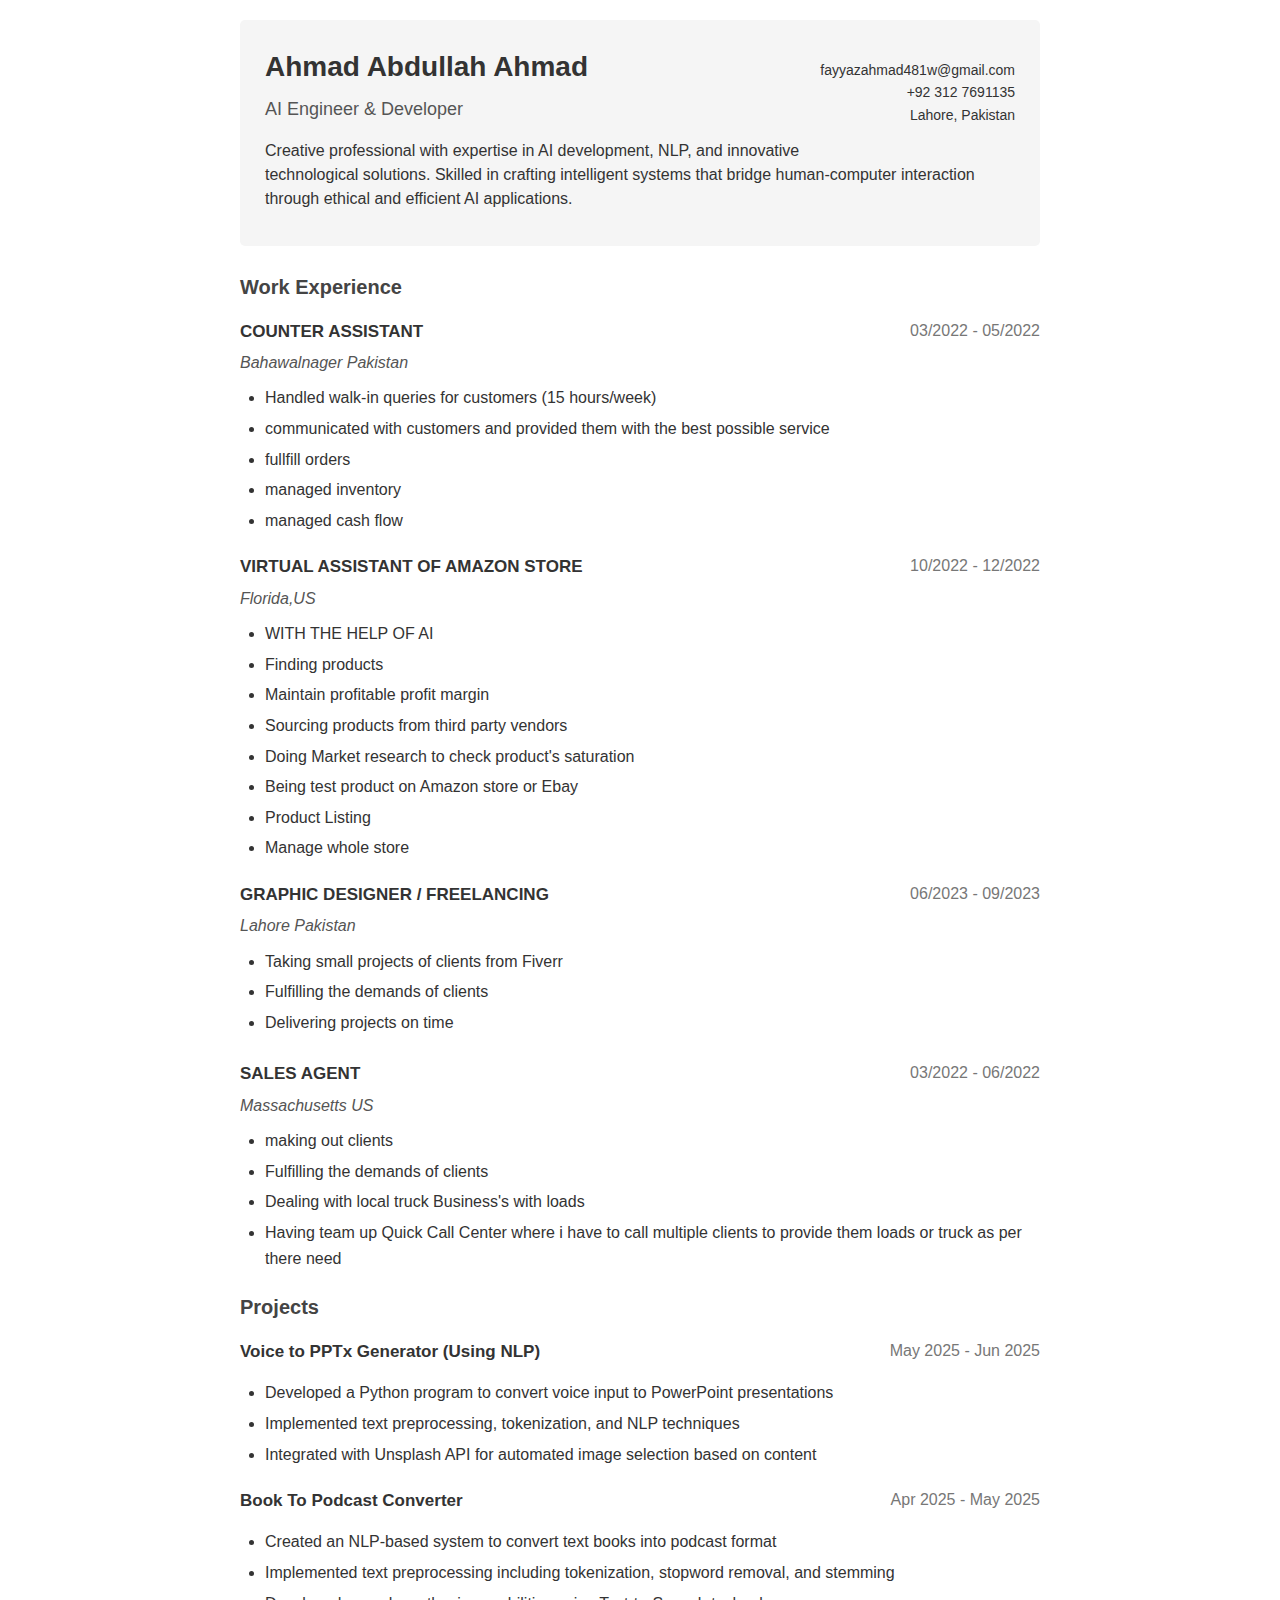
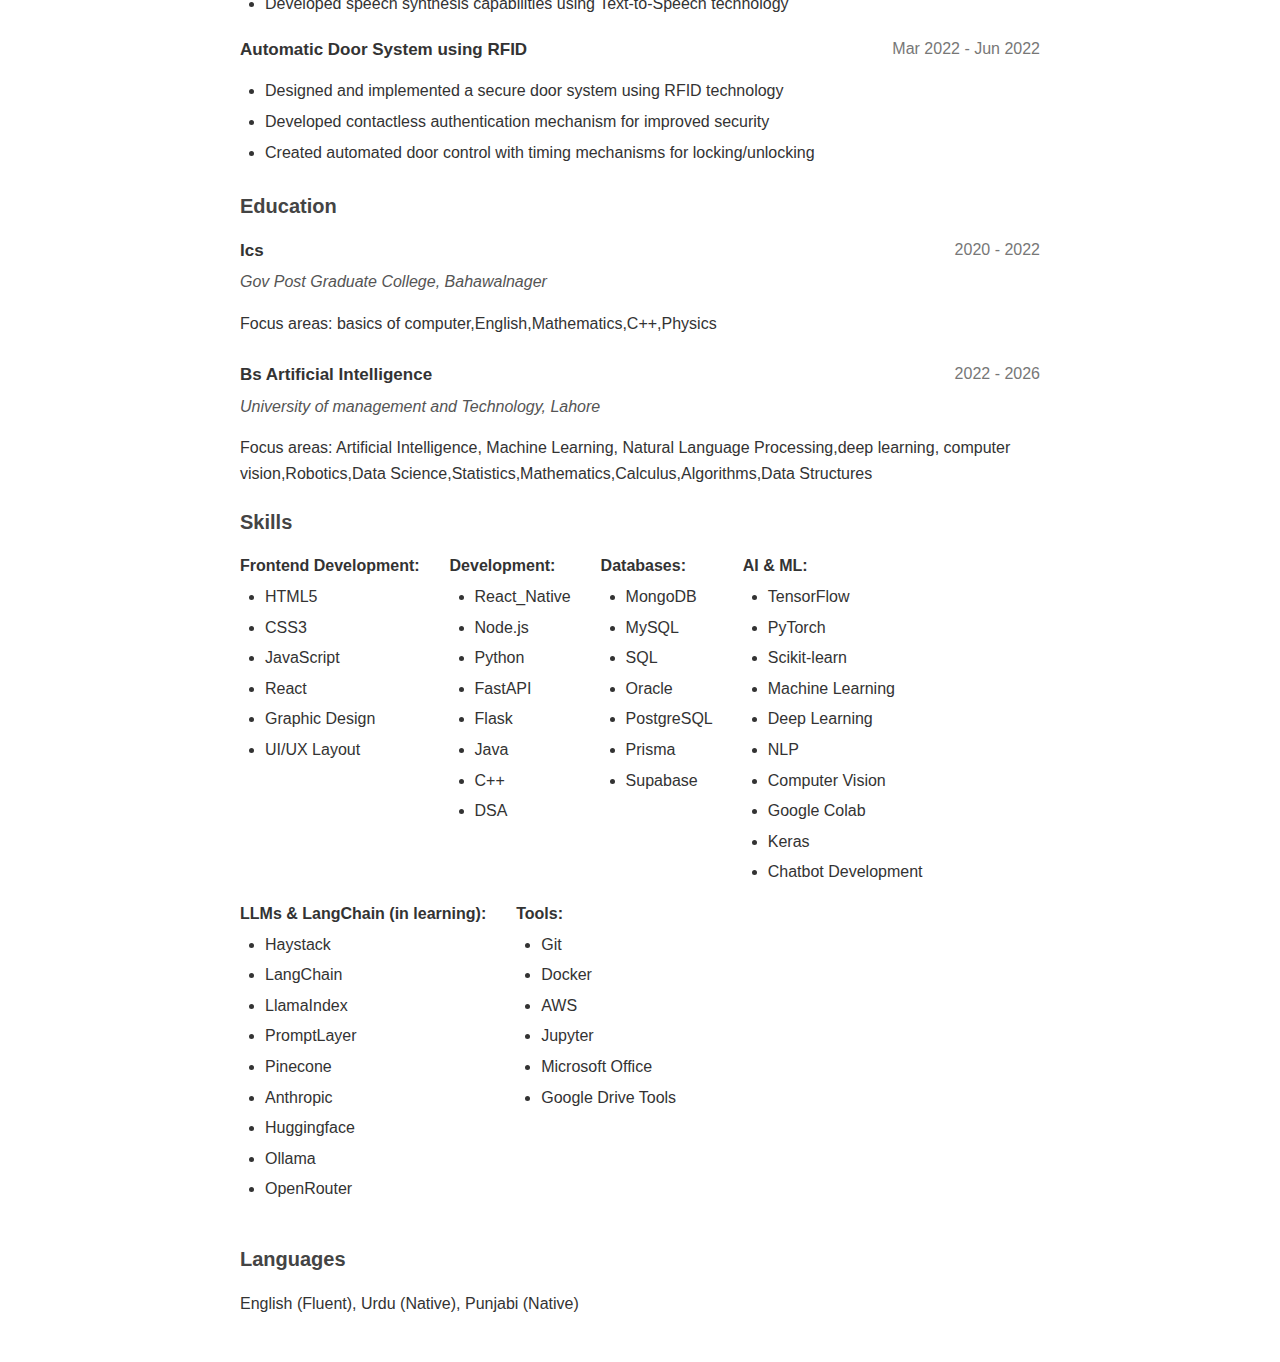
<file: assets/Ahmad_Abdullah_Resume_ATS.html>
<!DOCTYPE html>
<html lang="en">
<head>
    <meta charset="UTF-8">
    <meta name="viewport" content="width=device-width, initial-scale=1.0">
    <title>Ahmad Abdullah - AI Engineer Resume</title>
    <script>
        // Auto-trigger print dialog when page loads
        window.onload = function() {
            setTimeout(function() {
                window.print();
            }, 1000); // Small delay to ensure styles are loaded
        }
    </script>
    <style>
        /* Print-specific styles */
        @media print {
            body {
                margin: 0;
                padding: 0;
                font-size: 12pt;
            }
            a {
                text-decoration: none;
                color: #000;
            }
            .no-print {
                display: none;
            }
            @page {
                size: A4;
                margin: 0.5cm;
            }
        }
        body {
            font-family: Arial, sans-serif;
            line-height: 1.6;
            color: #333;
            max-width: 800px;
            margin: 0 auto;
            padding: 20px;
        }
        .header {
            background-color: #f5f5f5;
            padding: 25px;
            margin-bottom: 25px;
            border-radius: 5px;
        }
        .header h1 {
            margin: 0;
            font-size: 28px;
            color: #333;
        }
        .header h2 {
            margin: 5px 0 15px;
            font-size: 18px;
            font-weight: normal;
            color: #555;
        }
        .contact-info {
            text-align: right;
            float: right;
            font-size: 14px;
        }
        .summary {
            margin-bottom: 10px;
            line-height: 1.5;
        }
        .section {
            margin-bottom: 25px;
        }
        .section-title {
            font-size: 20px;
            margin-bottom: 15px;
            color: #444;
            font-weight: bold;
        }
        .job {
            margin-bottom: 20px;
        }
        .job-title {
            font-weight: bold;
            margin-bottom: 5px;
            font-size: 17px;
        }
        .job-company {
            font-style: italic;
            color: #555;
        }
        .job-date {
            float: right;
            color: #777;
        }
        .job-details {
            margin-top: 10px;
        }
        ul {
            padding-left: 25px;
            margin-top: 5px;
        }
        li {
            margin-bottom: 5px;
        }
        .skills-list {
            display: flex;
            flex-wrap: wrap;
        }
        .skills-item {
            margin-right: 30px;
        }
        .clearfix::after {
            content: "";
            clear: both;
            display: table;
        }
    </style>
</head>
<body>
    <div class="header clearfix">
        <div class="contact-info">
            <p>fayyazahmad481w@gmail.com<br>
            +92 312 7691135<br>
            Lahore, Pakistan</p>
        </div>
        <h1>Ahmad Abdullah Ahmad</h1>
        <h2>AI Engineer & Developer</h2>
        <div class="summary">
            Creative professional with expertise in AI development, NLP, and innovative technological solutions. Skilled in crafting intelligent systems that bridge human-computer interaction through ethical and efficient AI applications.
        </div>
    </div>

    <div class="section">
        <h3 class="section-title">Work Experience</h3>
        
        <div class="job">
            <div class="clearfix">
                <span class="job-date">03/2022 - 05/2022</span>
                <div class="job-title">COUNTER ASSISTANT</div>
                <div class="job-company">Bahawalnager Pakistan</div>
            </div>
            <div class="job-details">
                <ul>
                    <li>Handled walk-in queries for customers (15 hours/week)</li>
                    <li>communicated with customers and provided them with the best possible service</li>
                    <li>fullfill orders</li>
                    <li>managed inventory</li>
                    <li>managed cash flow</li>
                </ul>
            </div>
        </div>
        
        <div class="job">
            <div class="clearfix">
                <span class="job-date">10/2022 - 12/2022</span>
                <div class="job-title">VIRTUAL ASSISTANT OF AMAZON STORE</div>
                <div class="job-company">Florida,US</div>
            </div>
            <div class="job-details">
                <ul>
                    <li>WITH THE HELP OF AI</li>
                    <li>Finding products</li>
                    <li>Maintain profitable profit margin</li>
                    <li>Sourcing products from third party vendors</li>
                    <li>Doing Market research to check product's saturation</li>
                    <li>Being test product on Amazon store or Ebay</li>
                    <li>Product Listing</li>
                    <li>Manage whole store</li>
                </ul>
            </div>
        </div>
        
        <div class="job">
            <div class="clearfix">
                <span class="job-date">06/2023 - 09/2023</span>
                <div class="job-title">GRAPHIC DESIGNER / FREELANCING</div>
                <div class="job-company">Lahore Pakistan</div>
            </div>
            <div class="job-details">
                <ul>
                    <li>Taking small projects of clients from Fiverr</li>
                    <li>Fulfilling the demands of clients</li>
                    <li>Delivering projects on time</li>
                </ul>
            </div>
        </div>
    </div>


    <div class="job">
        <div class="clearfix">
            <span class="job-date">03/2022 - 06/2022</span>
            <div class="job-title">SALES AGENT</div>
            <div class="job-company">Massachusetts US</div>
        </div>
        <div class="job-details">
            <ul>
                <li>making out clients</li>
                <li>Fulfilling the demands of clients</li>
                <li>Dealing with local truck Business's with loads</li>
                <li>Having team up Quick Call Center where i have to call multiple clients to provide them loads or truck as per there need</li>
            </ul>
        </div>
    </div>
</div>










    <div class="section">
        <h3 class="section-title">Projects</h3>
        
        <div class="job">
            <div class="clearfix">
                <span class="job-date">May 2025 - Jun 2025</span>
                <div class="job-title">Voice to PPTx Generator (Using NLP)</div>
            </div>
            <div class="job-details">
                <ul>
                    <li>Developed a Python program to convert voice input to PowerPoint presentations</li>
                    <li>Implemented text preprocessing, tokenization, and NLP techniques</li>
                    <li>Integrated with Unsplash API for automated image selection based on content</li>
                </ul>
            </div>
        </div>
        
        <div class="job">
            <div class="clearfix">
                <span class="job-date">Apr 2025 - May 2025</span>
                <div class="job-title">Book To Podcast Converter</div>
            </div>
            <div class="job-details">
                <ul>
                    <li>Created an NLP-based system to convert text books into podcast format</li>
                    <li>Implemented text preprocessing including tokenization, stopword removal, and stemming</li>
                    <li>Developed speech synthesis capabilities using Text-to-Speech technology</li>
                </ul>
            </div>
        </div>
        
        <div class="job">
            <div class="clearfix">
                <span class="job-date">Mar 2022 - Jun 2022</span>
                <div class="job-title">Automatic Door System using RFID</div>
            </div>
            <div class="job-details">
                <ul>
                    <li>Designed and implemented a secure door system using RFID technology</li>
                    <li>Developed contactless authentication mechanism for improved security</li>
                    <li>Created automated door control with timing mechanisms for locking/unlocking</li>
                </ul>
            </div>
        </div>
    </div>

    <div class="section">
        <h3 class="section-title">Education</h3>
        




        <div class="job">
            <div class="clearfix">
                <span class="job-date">2020 - 2022</span>
                <div class="job-title">Ics</div>
                <div class="job-company">Gov Post Graduate College, Bahawalnager</div>
            </div>
            <div class="job-details">
                <p>Focus areas: basics of computer,English,Mathematics,C++,Physics</p>
            </div>
        </div>
    </div>













        <div class="job">
            <div class="clearfix">
                <span class="job-date">2022 - 2026</span>
                <div class="job-title">Bs Artificial Intelligence</div>
                <div class="job-company">University of management and Technology, Lahore</div>
            </div>
            <div class="job-details">
                <p>Focus areas: Artificial Intelligence, Machine Learning, Natural Language Processing,deep learning, computer vision,Robotics,Data Science,Statistics,Mathematics,Calculus,Algorithms,Data Structures</p>
            </div>
        </div>
    </div>

   









    <div class="section">
        <h3 class="section-title">Skills</h3>
        
        <div class="skills-list">
            <div class="skills-item">
                <strong>Frontend Development:</strong>
                <ul>
                    <li>HTML5</li>
                    <li>CSS3</li>
                    <li>JavaScript</li>
                    <li>React</li>
                    <li>Graphic Design</li>
                    <li>UI/UX Layout</li>
                </ul>
            </div>
            
            <div class="skills-item">
                <strong>Development:</strong>
                <ul>
                    <li>React_Native</li>
                    <li>Node.js</li>
                    <li>Python</li>
                    <li>FastAPI</li>
                    <li>Flask</li>
                    <li>Java</li>
                    <li>C++</li>
                    <li>DSA</li>
                </ul>
            </div>
            
            <div class="skills-item">
                <strong>Databases:</strong>
                <ul>
                    <li>MongoDB</li>
                    <li>MySQL</li>
                    <li>SQL</li>
                    <li>Oracle</li>
                    <li>PostgreSQL</li>
                    <li>Prisma</li>
                    <li>Supabase</li>
                </ul>
            </div>

            <div class="skills-item">
                <strong>AI & ML:</strong>
                <ul>
                    <li>TensorFlow</li>
                    <li>PyTorch</li>
                    <li>Scikit-learn</li>
                    <li>Machine Learning</li>
                    <li>Deep Learning</li>
                    <li>NLP</li>
                    <li>Computer Vision</li>
                    <li>Google Colab</li>
                    <li>Keras</li>
                    <li>Chatbot Development</li>
                </ul>
            </div>
            
            <div class="skills-item">
                <strong>LLMs & LangChain (in learning):</strong>
                <ul>
                    <li>Haystack</li>
                    <li>LangChain</li>
                    <li>LlamaIndex</li>
                    <li>PromptLayer</li>
                    <li>Pinecone</li>
                    <li>Anthropic</li>
                    <li>Huggingface</li>
                    <li>Ollama</li>
                    <li>OpenRouter</li>
                </ul>
            </div>
            
            <div class="skills-item">
                <strong>Tools:</strong>
                <ul>
                    <li>Git</li>
                    <li>Docker</li>
                    <li>AWS</li>
                    <li>Jupyter</li>
                    <li>Microsoft Office</li>
                    <li>Google Drive Tools</li>
                </ul>
            </div>
        </div>
    </div>

    <div class="section">
        <h3 class="section-title">Languages</h3>
        <p>English (Fluent), Urdu (Native), Punjabi (Native)</p>
    </div>
</body>
</html>
</file>
